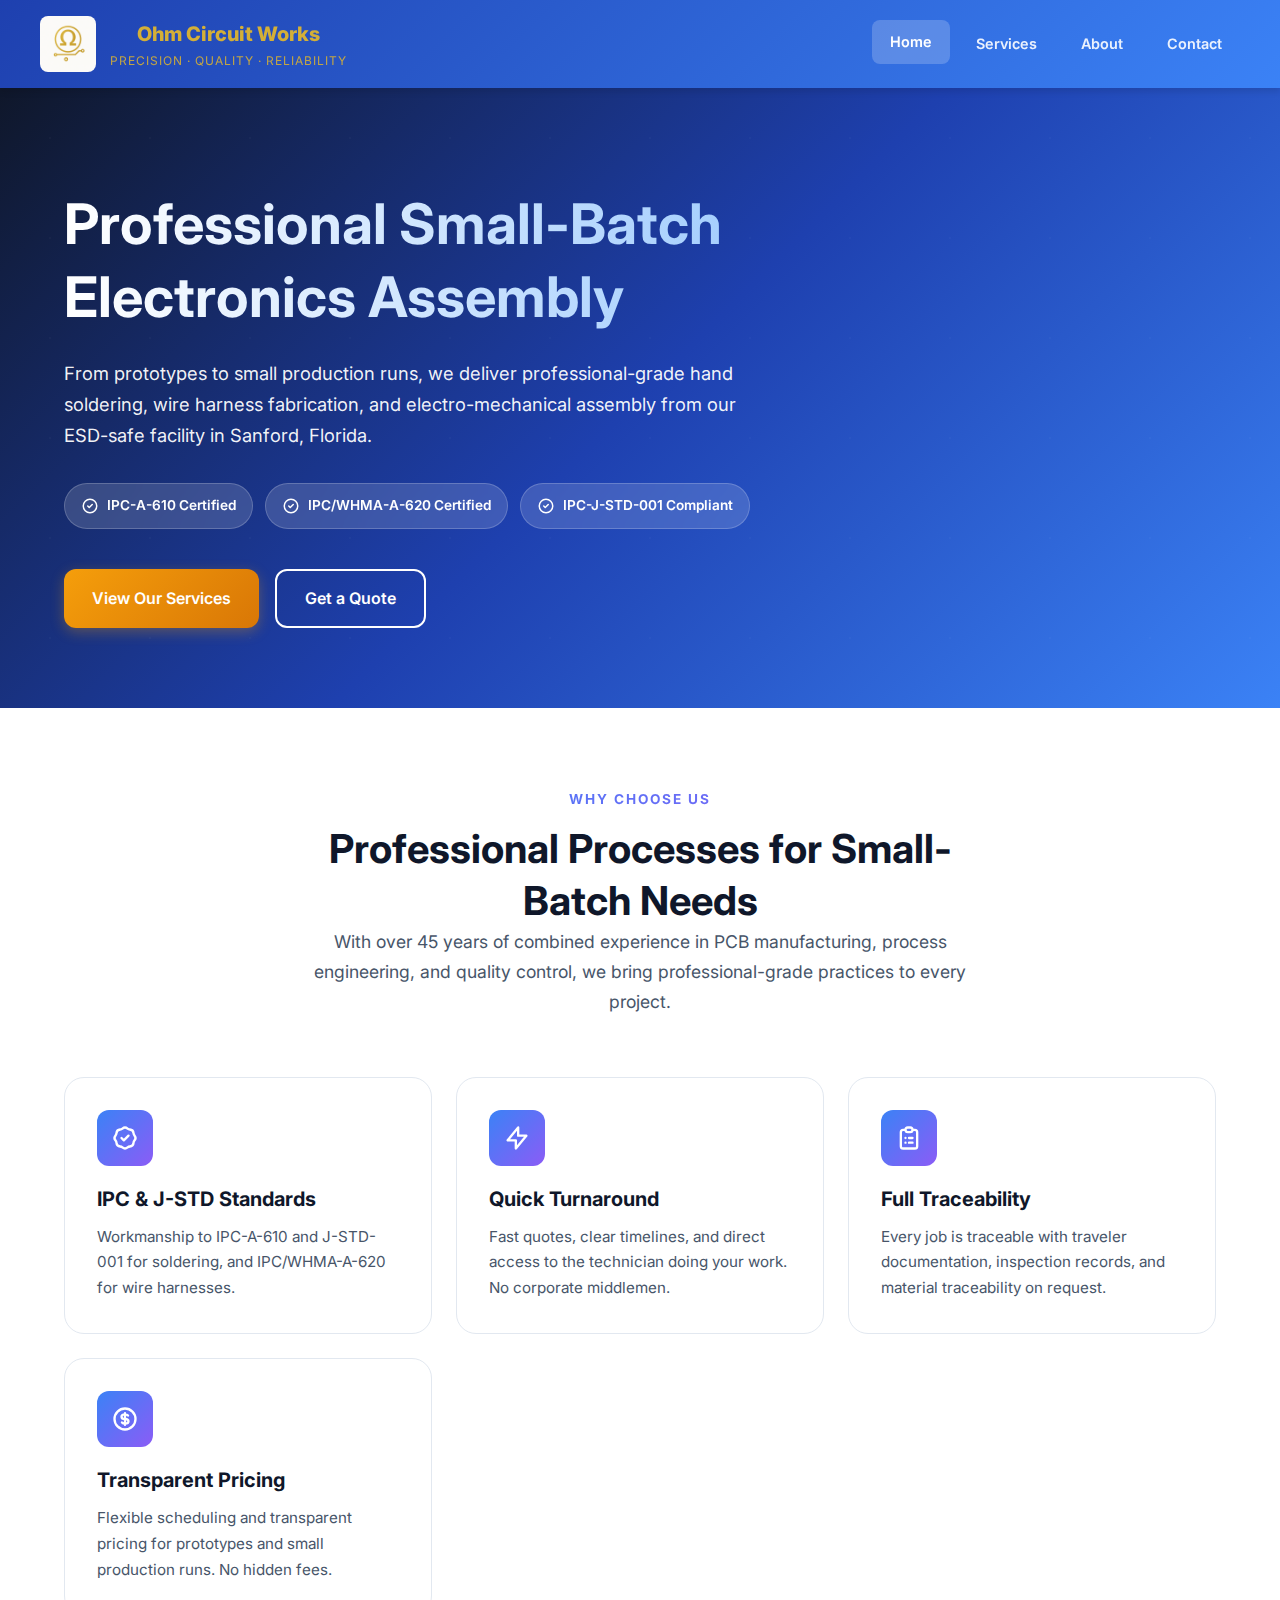
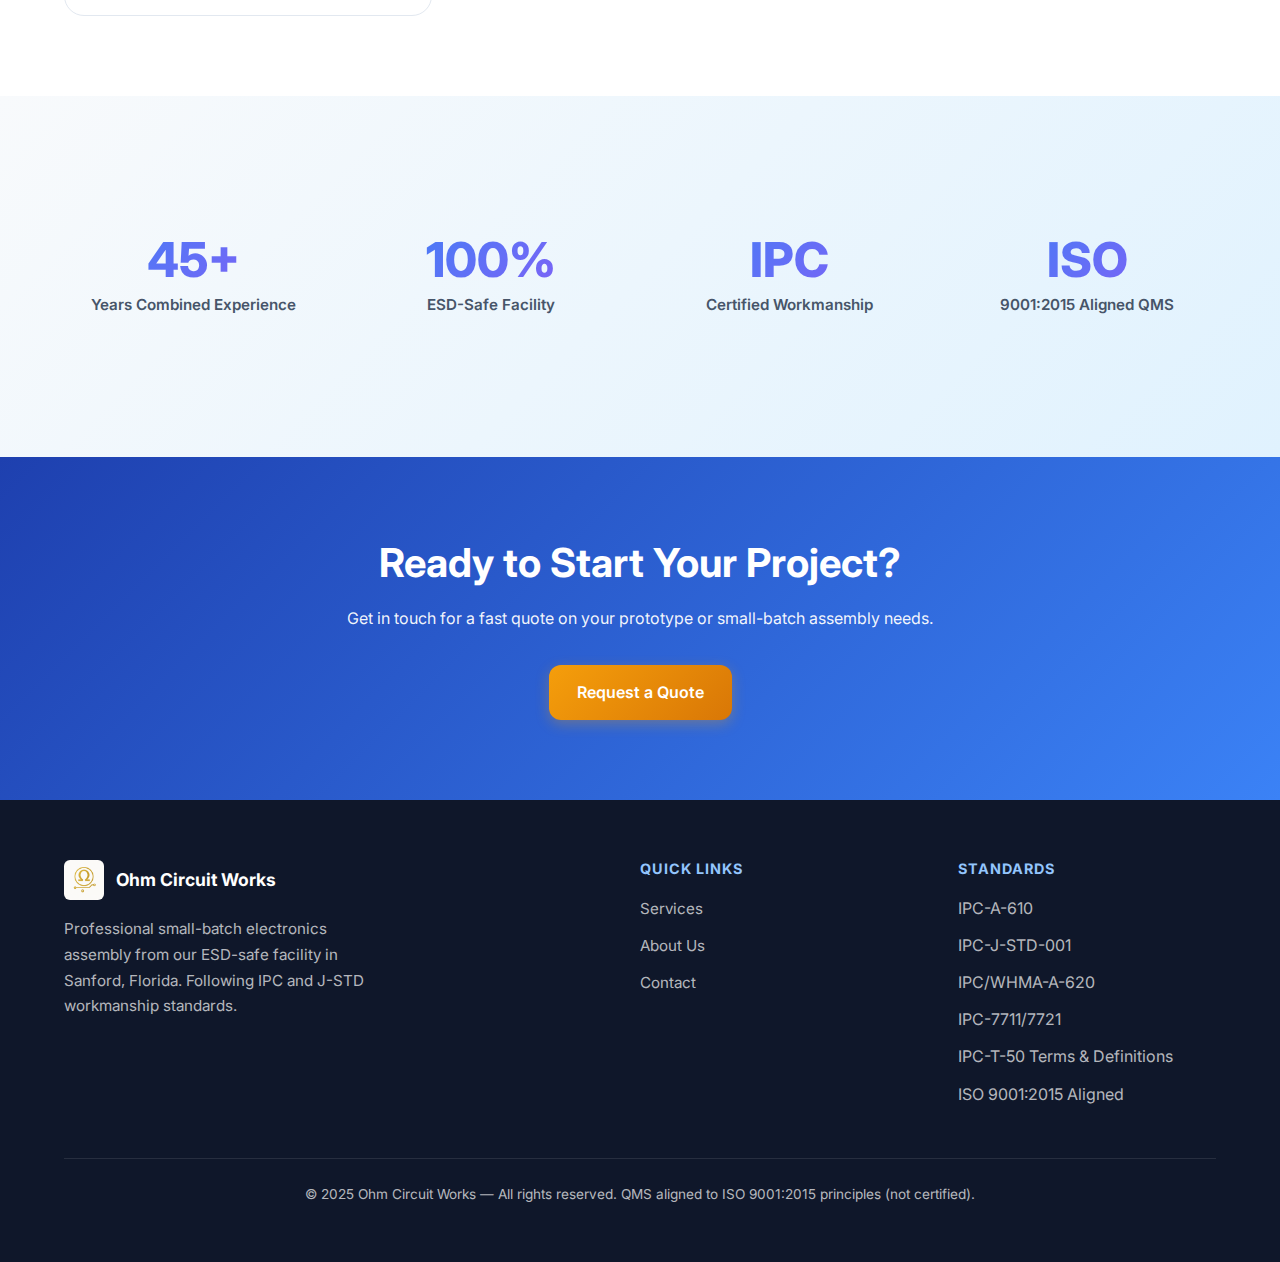
<file: index.html>
<!DOCTYPE html>
<html lang="en">
<head>
  <meta charset="UTF-8">
  <meta name="viewport" content="width=device-width, initial-scale=1.0">
  <title>Ohm Circuit Works | Professional Small-Batch Electronics Assembly</title>
  <meta name="description" content="Professional electronics assembly services in Sanford, Florida. Hand soldering, wire harness fabrication, cable assembly. IPC & J-STD certified workmanship.">
  <link rel="icon" href="logo.svg" type="image/svg+xml">
  <link rel="preconnect" href="https://fonts.googleapis.com">
  <link rel="preconnect" href="https://fonts.gstatic.com" crossorigin>
  <link href="https://fonts.googleapis.com/css2?family=Inter:wght@400;600;700;800&display=swap" rel="stylesheet">
  <link rel="stylesheet" href="styles.css">
</head>
<body>
  <header>
    <div class="container header-inner">
      <a href="index.html" class="logo">
        <img src="logo_pcb_gold.png" alt="Ohm Circuit Works">
        <div>
          <div class="logo-text">Ohm Circuit Works</div>
          <div class="logo-tagline">Precision · Quality · Reliability</div>
        </div>
      </a>
      <nav>
        <a href="index.html" class="active">Home</a>
        <a href="services.html">Services</a>
        <a href="about.html">About</a>
        <a href="contact.html">Contact</a>
      </nav>
    </div>
  </header>

  <section class="hero">
    <div class="container">
      <div class="hero-content">
        <h1>Professional Small-Batch Electronics Assembly</h1>
        <p class="hero-lead">From prototypes to small production runs, we deliver professional-grade hand soldering, wire harness fabrication, and electro-mechanical assembly from our ESD-safe facility in Sanford, Florida.</p>
        
        <div class="hero-badges">
          <span class="badge">
            <svg class="badge-icon" fill="none" stroke="currentColor" viewBox="0 0 24 24"><path stroke-linecap="round" stroke-linejoin="round" stroke-width="2" d="M9 12l2 2 4-4m6 2a9 9 0 11-18 0 9 9 0 0118 0z"></path></svg>
            IPC-A-610 Certified
          </span>
          <span class="badge">
            <svg class="badge-icon" fill="none" stroke="currentColor" viewBox="0 0 24 24"><path stroke-linecap="round" stroke-linejoin="round" stroke-width="2" d="M9 12l2 2 4-4m6 2a9 9 0 11-18 0 9 9 0 0118 0z"></path></svg>
            IPC/WHMA-A-620 Certified
          </span>
          <span class="badge">
            <svg class="badge-icon" fill="none" stroke="currentColor" viewBox="0 0 24 24"><path stroke-linecap="round" stroke-linejoin="round" stroke-width="2" d="M9 12l2 2 4-4m6 2a9 9 0 11-18 0 9 9 0 0118 0z"></path></svg>
            IPC-J-STD-001 Compliant
          </span>
        </div>
        
        <div style="display: flex; gap: 16px; flex-wrap: wrap;">
          <a href="services.html" class="btn btn-primary">View Our Services</a>
          <a href="contact.html" class="btn btn-outline">Get a Quote</a>
        </div>
      </div>
    </div>
  </section>

  <section class="section">
    <div class="container">
      <div class="section-header">
        <div class="overline">Why Choose Us</div>
        <h2>Professional Processes for Small-Batch Needs</h2>
        <p>With over 45 years of combined experience in PCB manufacturing, process engineering, and quality control, we bring professional-grade practices to every project.</p>
      </div>
      
      <div class="grid">
        <div class="card">
          <div class="card-icon">
            <svg fill="none" stroke="currentColor" viewBox="0 0 24 24"><path stroke-linecap="round" stroke-linejoin="round" stroke-width="2" d="M9 12l2 2 4-4M7.835 4.697a3.42 3.42 0 001.946-.806 3.42 3.42 0 014.438 0 3.42 3.42 0 001.946.806 3.42 3.42 0 013.138 3.138 3.42 3.42 0 00.806 1.946 3.42 3.42 0 010 4.438 3.42 3.42 0 00-.806 1.946 3.42 3.42 0 01-3.138 3.138 3.42 3.42 0 00-1.946.806 3.42 3.42 0 01-4.438 0 3.42 3.42 0 00-1.946-.806 3.42 3.42 0 01-3.138-3.138 3.42 3.42 0 00-.806-1.946 3.42 3.42 0 010-4.438 3.42 3.42 0 00.806-1.946 3.42 3.42 0 013.138-3.138z"></path></svg>
          </div>
          <h3>IPC & J-STD Standards</h3>
          <p>Workmanship to IPC-A-610 and J-STD-001 for soldering, and IPC/WHMA-A-620 for wire harnesses.</p>
        </div>
        
        <div class="card">
          <div class="card-icon">
            <svg fill="none" stroke="currentColor" viewBox="0 0 24 24"><path stroke-linecap="round" stroke-linejoin="round" stroke-width="2" d="M13 10V3L4 14h7v7l9-11h-7z"></path></svg>
          </div>
          <h3>Quick Turnaround</h3>
          <p>Fast quotes, clear timelines, and direct access to the technician doing your work. No corporate middlemen.</p>
        </div>

        <div class="card">
          <div class="card-icon">
            <svg fill="none" stroke="currentColor" viewBox="0 0 24 24"><path stroke-linecap="round" stroke-linejoin="round" stroke-width="2" d="M9 5H7a2 2 0 00-2 2v12a2 2 0 002 2h10a2 2 0 002-2V7a2 2 0 00-2-2h-2M9 5a2 2 0 002 2h2a2 2 0 002-2M9 5a2 2 0 012-2h2a2 2 0 012 2m-3 7h3m-3 4h3m-6-4h.01M9 16h.01"></path></svg>
          </div>
          <h3>Full Traceability</h3>
          <p>Every job is traceable with traveler documentation, inspection records, and material traceability on request.</p>
        </div>
        
        <div class="card">
          <div class="card-icon">
            <svg fill="none" stroke="currentColor" viewBox="0 0 24 24"><path stroke-linecap="round" stroke-linejoin="round" stroke-width="2" d="M12 8c-1.657 0-3 .895-3 2s1.343 2 3 2 3 .895 3 2-1.343 2-3 2m0-8c1.11 0 2.08.402 2.599 1M12 8V7m0 1v8m0 0v1m0-1c-1.11 0-2.08-.402-2.599-1M21 12a9 9 0 11-18 0 9 9 0 0118 0z"></path></svg>
          </div>
          <h3>Transparent Pricing</h3>
          <p>Flexible scheduling and transparent pricing for prototypes and small production runs. No hidden fees.</p>
        </div>
      </div>
    </div>
  </section>

  <section class="section section-alt">
    <div class="container">
      <div class="stats">
        <div class="stat">
          <div class="stat-number">45+</div>
          <div class="stat-label">Years Combined Experience</div>
        </div>
        <div class="stat">
          <div class="stat-number">100%</div>
          <div class="stat-label">ESD-Safe Facility</div>
        </div>
        <div class="stat">
          <div class="stat-number">IPC</div>
          <div class="stat-label">Certified Workmanship</div>
        </div>
        <div class="stat">
          <div class="stat-number">ISO</div>
          <div class="stat-label">9001:2015 Aligned QMS</div>
        </div>
      </div>
    </div>
  </section>

  <section class="cta-section">
    <div class="container">
      <h2>Ready to Start Your Project?</h2>
      <p>Get in touch for a fast quote on your prototype or small-batch assembly needs.</p>
      <a href="contact.html" class="btn btn-primary">Request a Quote</a>
    </div>
  </section>

  <footer>
    <div class="container">
      <div class="footer-grid">
        <div class="footer-brand">
          <div class="footer-logo">
            <img src="logo_pcb_gold.png" alt="Ohm Circuit Works">
            <span>Ohm Circuit Works</span>
          </div>
          <p>Professional small-batch electronics assembly from our ESD-safe facility in Sanford, Florida. Following IPC and J-STD workmanship standards.</p>
        </div>
        <div>
          <h4>Quick Links</h4>
          <ul>
            <li><a href="services.html">Services</a></li>
            <li><a href="about.html">About Us</a></li>
            <li><a href="contact.html">Contact</a></li>
          </ul>
        </div>
        <div>
          <h4>Standards</h4>
          <ul>
            <li>IPC-A-610</li>
            <li>IPC-J-STD-001</li>
            <li>IPC/WHMA-A-620</li>
            <li>IPC-7711/7721</li>
            <li>IPC-T-50 Terms & Definitions</li>
            <li>ISO 9001:2015 Aligned</li>
          </ul>
        </div>
      </div>
      <div class="footer-bottom">
        <p>© 2025 Ohm Circuit Works — All rights reserved. QMS aligned to ISO 9001:2015 principles (not certified).</p>
      </div>
    </div>
  </footer>
</body>
</html>
</file>
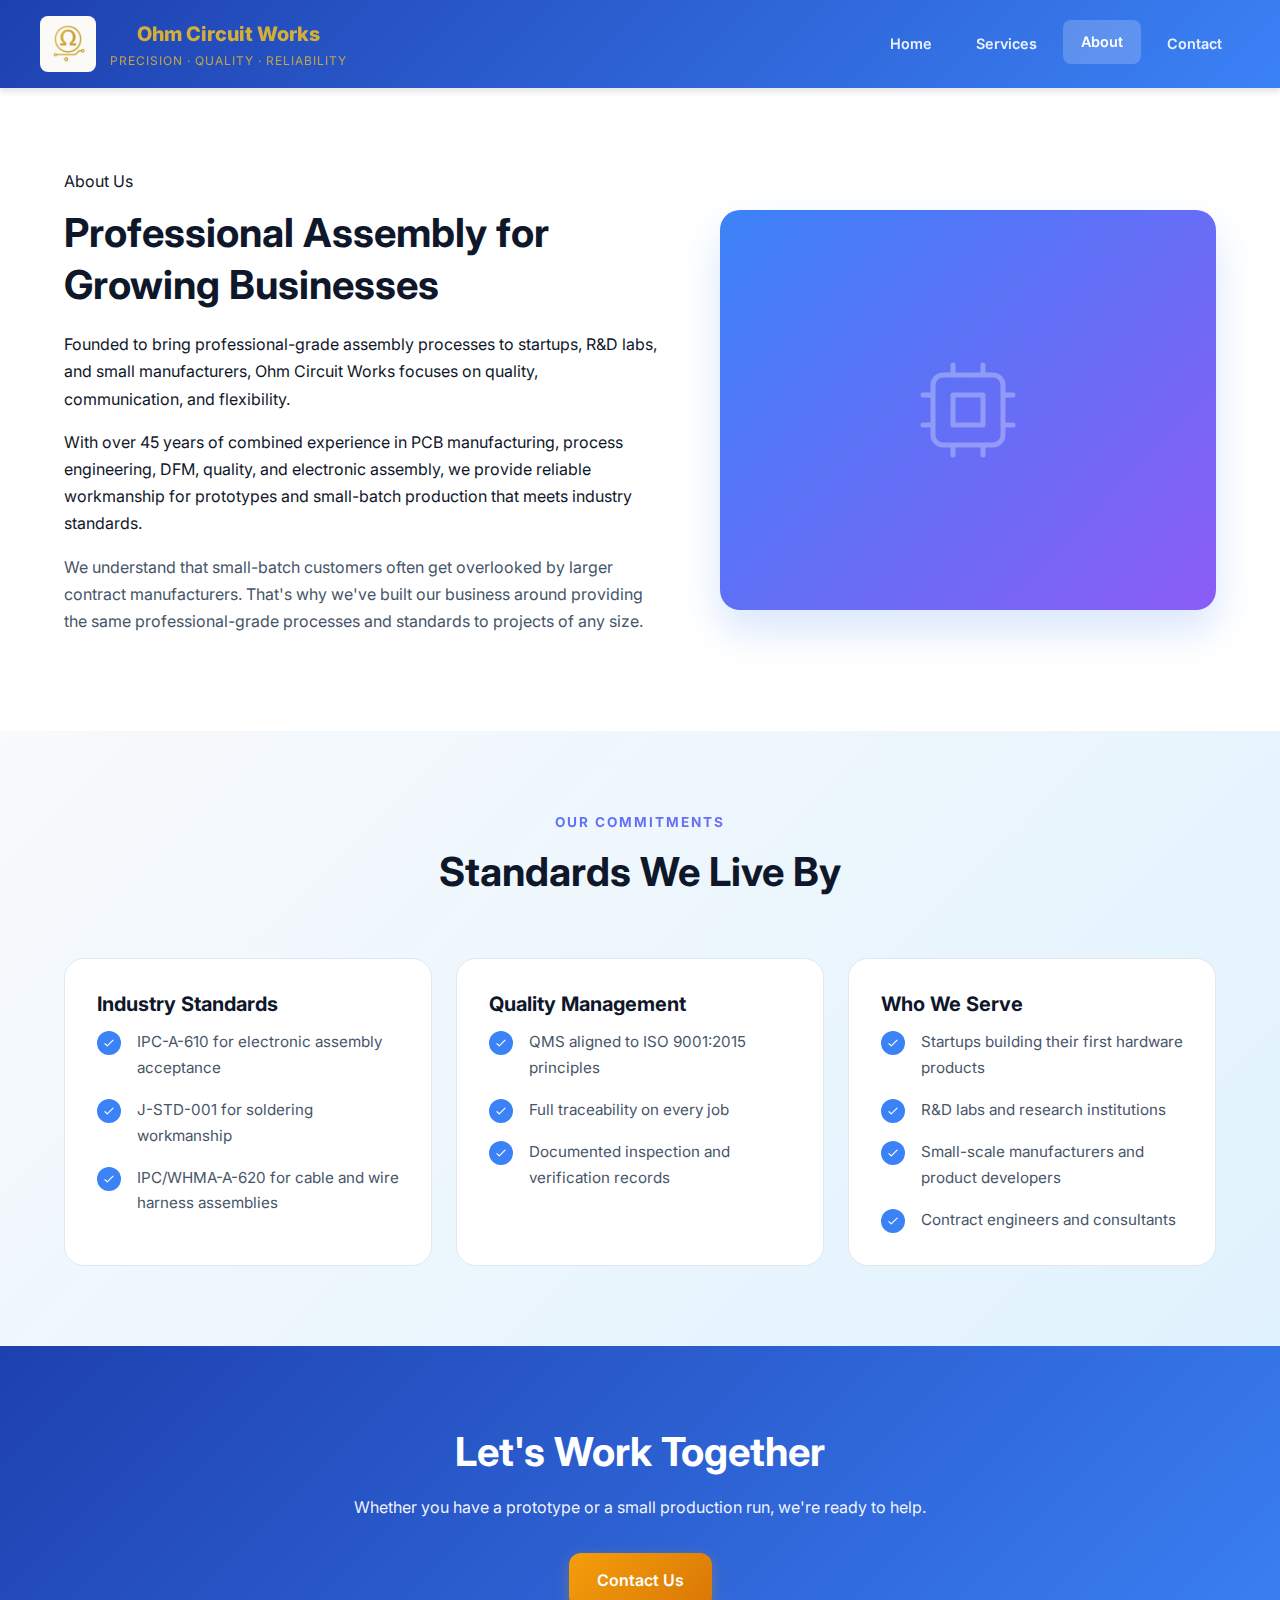
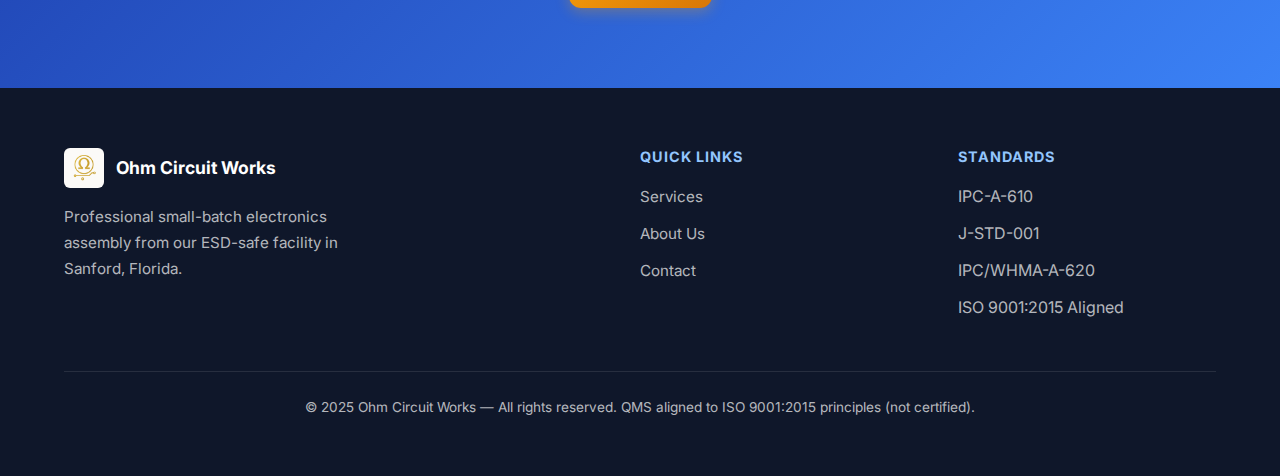
<file: about.html>
<!DOCTYPE html>
<html lang="en">
<head>
  <meta charset="UTF-8">
  <meta name="viewport" content="width=device-width, initial-scale=1.0">
  <title>About | Ohm Circuit Works</title>
  <meta name="description" content="Learn about Ohm Circuit Works - professional electronics assembly with 45+ years combined experience. Serving startups, R&D labs, and small manufacturers.">
  <link rel="icon" href="logo.svg" type="image/svg+xml">
  <link rel="preconnect" href="https://fonts.googleapis.com">
  <link rel="preconnect" href="https://fonts.gstatic.com" crossorigin>
  <link href="https://fonts.googleapis.com/css2?family=Inter:wght@400;600;700;800&display=swap" rel="stylesheet">
  <link rel="stylesheet" href="styles.css">
</head>
<body>
  <header>
    <div class="container header-inner">
      <a href="index.html" class="logo">
        <img src="logo_pcb_gold.png" alt="Ohm Circuit Works">
        <div>
          <div class="logo-text">Ohm Circuit Works</div>
          <div class="logo-tagline">Precision · Quality · Reliability</div>
        </div>
      </a>
      <nav>
        <a href="index.html">Home</a>
        <a href="services.html">Services</a>
        <a href="about.html" class="active">About</a>
        <a href="contact.html">Contact</a>
      </nav>
    </div>
  </header>

  <section class="section">
    <div class="container">
      <div class="about-intro">
        <div>
          <div class="overline" style="margin-bottom: 12px;">About Us</div>
          <h2 style="margin-bottom: 20px;">Professional Assembly for Growing Businesses</h2>
          <p>Founded to bring professional-grade assembly processes to startups, R&D labs, and small manufacturers, Ohm Circuit Works focuses on quality, communication, and flexibility.</p>
          <p>With over 45 years of combined experience in PCB manufacturing, process engineering, DFM, quality, and electronic assembly, we provide reliable workmanship for prototypes and small-batch production that meets industry standards.</p>
          <p style="color: var(--text-muted);">We understand that small-batch customers often get overlooked by larger contract manufacturers. That's why we've built our business around providing the same professional-grade processes and standards to projects of any size.</p>
        </div>
        <div class="about-image">
          <svg fill="none" stroke="currentColor" viewBox="0 0 24 24"><path stroke-linecap="round" stroke-linejoin="round" stroke-width="1" d="M9 3v2m6-2v2M9 19v2m6-2v2M5 9H3m2 6H3m18-6h-2m2 6h-2M7 19h10a2 2 0 002-2V7a2 2 0 00-2-2H7a2 2 0 00-2 2v10a2 2 0 002 2zM9 9h6v6H9V9z"></path></svg>
        </div>
      </div>
    </div>
  </section>

  <section class="section section-alt">
    <div class="container">
      <div class="section-header">
        <div class="overline">Our Commitments</div>
        <h2>Standards We Live By</h2>
      </div>
      
      <div class="grid">
        <div class="card">
          <h3>Industry Standards</h3>
          <div class="feature-list">
            <div class="feature-item">
              <div class="feature-check"><svg fill="none" stroke="currentColor" viewBox="0 0 24 24"><path stroke-linecap="round" stroke-linejoin="round" stroke-width="2" d="M5 13l4 4L19 7"></path></svg></div>
              <p>IPC-A-610 for electronic assembly acceptance</p>
            </div>
            <div class="feature-item">
              <div class="feature-check"><svg fill="none" stroke="currentColor" viewBox="0 0 24 24"><path stroke-linecap="round" stroke-linejoin="round" stroke-width="2" d="M5 13l4 4L19 7"></path></svg></div>
              <p>J-STD-001 for soldering workmanship</p>
            </div>
            <div class="feature-item">
              <div class="feature-check"><svg fill="none" stroke="currentColor" viewBox="0 0 24 24"><path stroke-linecap="round" stroke-linejoin="round" stroke-width="2" d="M5 13l4 4L19 7"></path></svg></div>
              <p>IPC/WHMA-A-620 for cable and wire harness assemblies</p>
            </div>
          </div>
        </div>

        <div class="card">
          <h3>Quality Management</h3>
          <div class="feature-list">
            <div class="feature-item">
              <div class="feature-check"><svg fill="none" stroke="currentColor" viewBox="0 0 24 24"><path stroke-linecap="round" stroke-linejoin="round" stroke-width="2" d="M5 13l4 4L19 7"></path></svg></div>
              <p>QMS aligned to ISO 9001:2015 principles</p>
            </div>
            <div class="feature-item">
              <div class="feature-check"><svg fill="none" stroke="currentColor" viewBox="0 0 24 24"><path stroke-linecap="round" stroke-linejoin="round" stroke-width="2" d="M5 13l4 4L19 7"></path></svg></div>
              <p>Full traceability on every job</p>
            </div>
            <div class="feature-item">
              <div class="feature-check"><svg fill="none" stroke="currentColor" viewBox="0 0 24 24"><path stroke-linecap="round" stroke-linejoin="round" stroke-width="2" d="M5 13l4 4L19 7"></path></svg></div>
              <p>Documented inspection and verification records</p>
            </div>
          </div>
        </div>
        
        <div class="card">
          <h3>Who We Serve</h3>
          <div class="feature-list">
            <div class="feature-item">
              <div class="feature-check"><svg fill="none" stroke="currentColor" viewBox="0 0 24 24"><path stroke-linecap="round" stroke-linejoin="round" stroke-width="2" d="M5 13l4 4L19 7"></path></svg></div>
              <p>Startups building their first hardware products</p>
            </div>
            <div class="feature-item">
              <div class="feature-check"><svg fill="none" stroke="currentColor" viewBox="0 0 24 24"><path stroke-linecap="round" stroke-linejoin="round" stroke-width="2" d="M5 13l4 4L19 7"></path></svg></div>
              <p>R&D labs and research institutions</p>
            </div>
            <div class="feature-item">
              <div class="feature-check"><svg fill="none" stroke="currentColor" viewBox="0 0 24 24"><path stroke-linecap="round" stroke-linejoin="round" stroke-width="2" d="M5 13l4 4L19 7"></path></svg></div>
              <p>Small-scale manufacturers and product developers</p>
            </div>
            <div class="feature-item">
              <div class="feature-check"><svg fill="none" stroke="currentColor" viewBox="0 0 24 24"><path stroke-linecap="round" stroke-linejoin="round" stroke-width="2" d="M5 13l4 4L19 7"></path></svg></div>
              <p>Contract engineers and consultants</p>
            </div>
          </div>
        </div>
      </div>
    </div>
  </section>

  <section class="cta-section">
    <div class="container">
      <h2>Let's Work Together</h2>
      <p>Whether you have a prototype or a small production run, we're ready to help.</p>
      <a href="contact.html" class="btn btn-primary">Contact Us</a>
    </div>
  </section>

  <footer>
    <div class="container">
      <div class="footer-grid">
        <div class="footer-brand">
          <div class="footer-logo">
            <img src="logo_pcb_gold.png" alt="Ohm Circuit Works">
            <span>Ohm Circuit Works</span>
          </div>
          <p>Professional small-batch electronics assembly from our ESD-safe facility in Sanford, Florida.</p>
        </div>
        <div>
          <h4>Quick Links</h4>
          <ul>
            <li><a href="services.html">Services</a></li>
            <li><a href="about.html">About Us</a></li>
            <li><a href="contact.html">Contact</a></li>
          </ul>
        </div>
        <div>
          <h4>Standards</h4>
          <ul>
            <li>IPC-A-610</li>
            <li>J-STD-001</li>
            <li>IPC/WHMA-A-620</li>
            <li>ISO 9001:2015 Aligned</li>
          </ul>
        </div>
      </div>
      <div class="footer-bottom">
        <p>© 2025 Ohm Circuit Works — All rights reserved. QMS aligned to ISO 9001:2015 principles (not certified).</p>
      </div>
    </div>
  </footer>
</body>
</html>
</file>
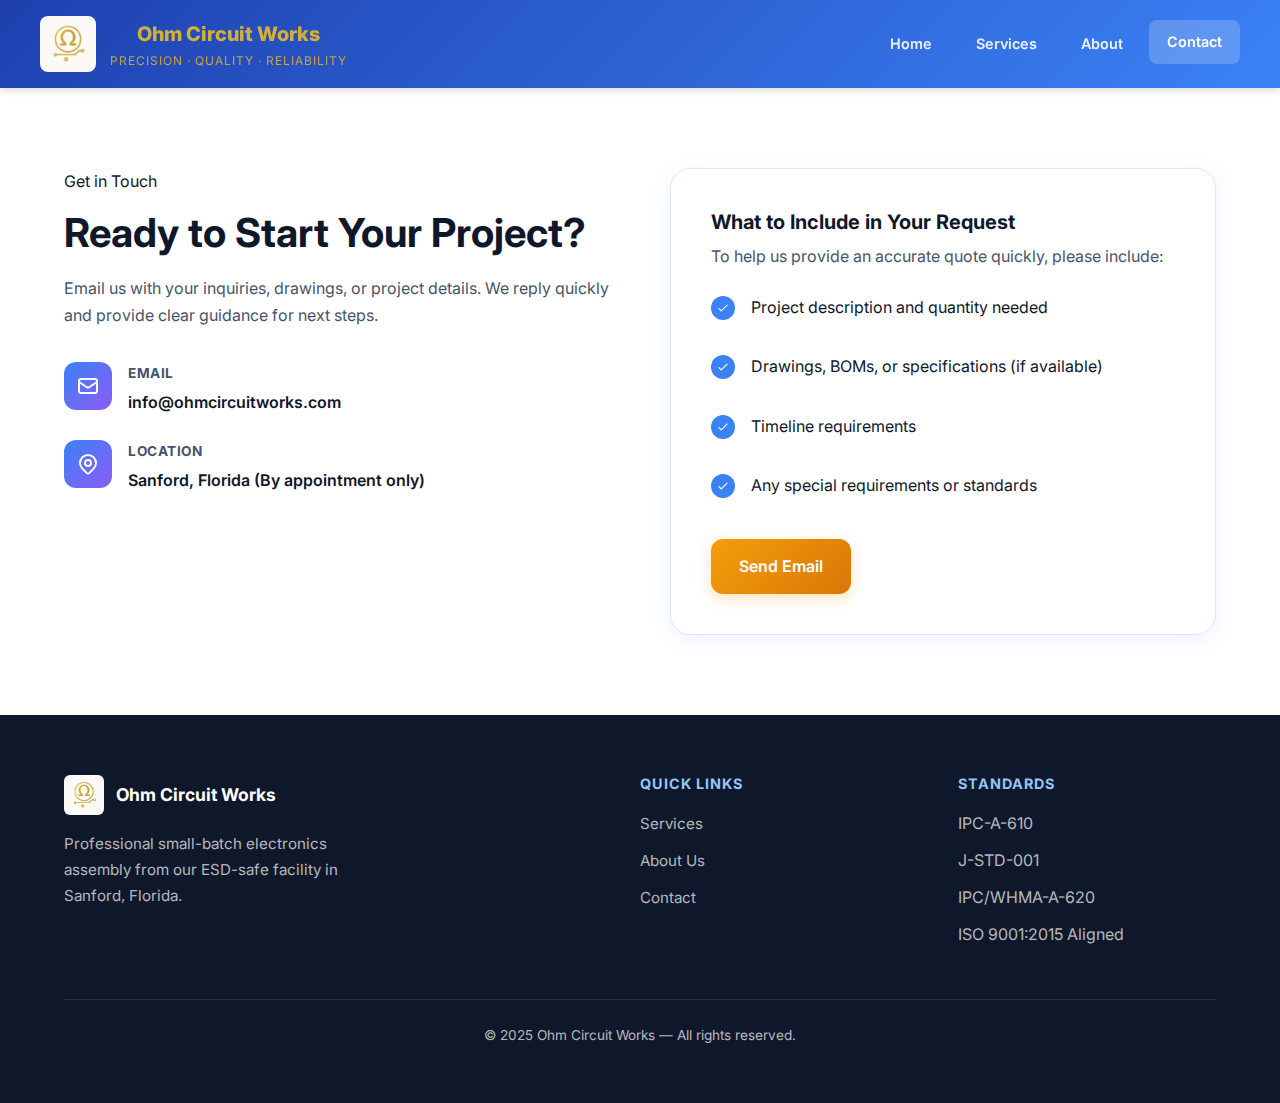
<file: contact.html>
<!DOCTYPE html>
<html lang="en">
<head>
  <meta charset="UTF-8">
  <meta name="viewport" content="width=device-width, initial-scale=1.0">
  <title>Contact | Ohm Circuit Works</title>
  <meta name="description" content="Contact Ohm Circuit Works for a quote on your electronics assembly project. Fast response, clear pricing, professional service.">
  <link rel="icon" href="logo.svg" type="image/svg+xml">
  <link rel="preconnect" href="https://fonts.googleapis.com">
  <link rel="preconnect" href="https://fonts.gstatic.com" crossorigin>
  <link href="https://fonts.googleapis.com/css2?family=Inter:wght@400;600;700;800&display=swap" rel="stylesheet">
  <link rel="stylesheet" href="styles.css">
</head>
<body>
  <header>
    <div class="container header-inner">
      <a href="index.html" class="logo">
        <img src="logo_pcb_gold.png" alt="Ohm Circuit Works">
        <div>
          <div class="logo-text">Ohm Circuit Works</div>
          <div class="logo-tagline">Precision · Quality · Reliability</div>
        </div>
      </a>
      <nav>
        <a href="index.html">Home</a>
        <a href="services.html">Services</a>
        <a href="about.html">About</a>
        <a href="contact.html" class="active">Contact</a>
      </nav>
    </div>
  </header>

  <section class="section">
    <div class="container">
      <div class="contact-grid">
        <div class="contact-info">
          <div class="overline" style="margin-bottom: 12px;">Get in Touch</div>
          <h2>Ready to Start Your Project?</h2>
          <p>Email us with your inquiries, drawings, or project details. We reply quickly and provide clear guidance for next steps.</p>
          
          <div class="contact-detail">
            <div class="contact-detail-icon">
              <svg fill="none" stroke="currentColor" viewBox="0 0 24 24"><path stroke-linecap="round" stroke-linejoin="round" stroke-width="2" d="M3 8l7.89 5.26a2 2 0 002.22 0L21 8M5 19h14a2 2 0 002-2V7a2 2 0 00-2-2H5a2 2 0 00-2 2v10a2 2 0 002 2z"></path></svg>
            </div>
            <div>
              <strong>Email</strong>
              <a href="mailto:info@ohmcircuitworks.com">info@ohmcircuitworks.com</a>
            </div>
          </div>
          
          <div class="contact-detail">
            <div class="contact-detail-icon">
              <svg fill="none" stroke="currentColor" viewBox="0 0 24 24"><path stroke-linecap="round" stroke-linejoin="round" stroke-width="2" d="M17.657 16.657L13.414 20.9a1.998 1.998 0 01-2.827 0l-4.244-4.243a8 8 0 1111.314 0z"></path><path stroke-linecap="round" stroke-linejoin="round" stroke-width="2" d="M15 11a3 3 0 11-6 0 3 3 0 016 0z"></path></svg>
            </div>
            <div>
              <strong>Location</strong>
              <span>Sanford, Florida (By appointment only)</span>
            </div>
          </div>
        </div>

        <div class="contact-card">
          <h3>What to Include in Your Request</h3>
          <p>To help us provide an accurate quote quickly, please include:</p>
          <div class="feature-list">
            <div class="feature-item">
              <div class="feature-check"><svg fill="none" stroke="currentColor" viewBox="0 0 24 24"><path stroke-linecap="round" stroke-linejoin="round" stroke-width="2" d="M5 13l4 4L19 7"></path></svg></div>
              <p>Project description and quantity needed</p>
            </div>
            <div class="feature-item">
              <div class="feature-check"><svg fill="none" stroke="currentColor" viewBox="0 0 24 24"><path stroke-linecap="round" stroke-linejoin="round" stroke-width="2" d="M5 13l4 4L19 7"></path></svg></div>
              <p>Drawings, BOMs, or specifications (if available)</p>
            </div>
            <div class="feature-item">
              <div class="feature-check"><svg fill="none" stroke="currentColor" viewBox="0 0 24 24"><path stroke-linecap="round" stroke-linejoin="round" stroke-width="2" d="M5 13l4 4L19 7"></path></svg></div>
              <p>Timeline requirements</p>
            </div>
            <div class="feature-item">
              <div class="feature-check"><svg fill="none" stroke="currentColor" viewBox="0 0 24 24"><path stroke-linecap="round" stroke-linejoin="round" stroke-width="2" d="M5 13l4 4L19 7"></path></svg></div>
              <p>Any special requirements or standards</p>
            </div>
          </div>
          <div style="margin-top: 24px;">
            <a href="mailto:info@ohmcircuitworks.com" class="btn btn-primary">Send Email</a>
          </div>
        </div>
      </div>
    </div>
  </section>

  <footer>
    <div class="container">
      <div class="footer-grid">
        <div class="footer-brand">
          <div class="footer-logo">
            <img src="logo_pcb_gold.png" alt="Ohm Circuit Works">
            <span>Ohm Circuit Works</span>
          </div>
          <p>Professional small-batch electronics assembly from our ESD-safe facility in Sanford, Florida.</p>
        </div>
        <div>
          <h4>Quick Links</h4>
          <ul>
            <li><a href="services.html">Services</a></li>
            <li><a href="about.html">About Us</a></li>
            <li><a href="contact.html">Contact</a></li>
          </ul>
        </div>
        <div>
          <h4>Standards</h4>
          <ul>
            <li>IPC-A-610</li>
            <li>J-STD-001</li>
            <li>IPC/WHMA-A-620</li>
            <li>ISO 9001:2015 Aligned</li>
          </ul>
        </div>
      </div>
      <div class="footer-bottom">
        <p>© 2025 Ohm Circuit Works — All rights reserved.</p>
      </div>
    </div>
  </footer>
</body>
</html>
</file>
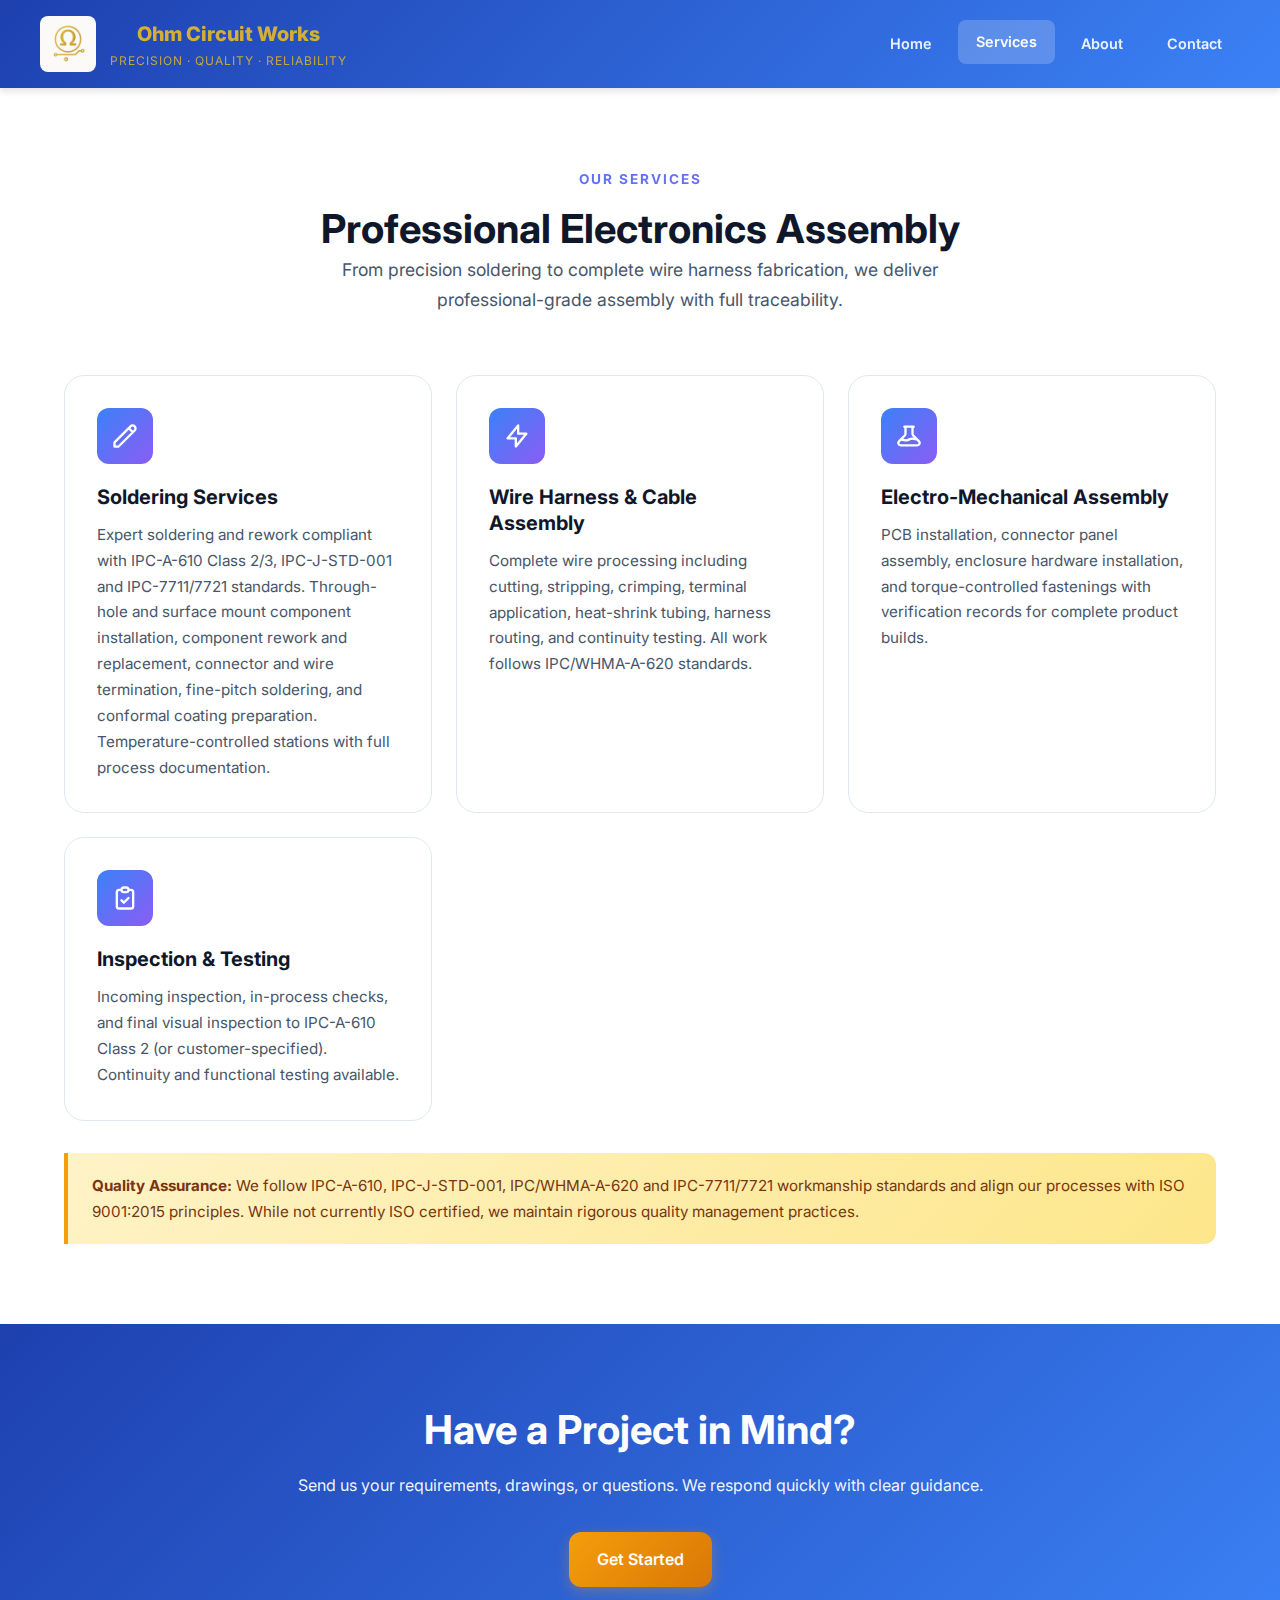
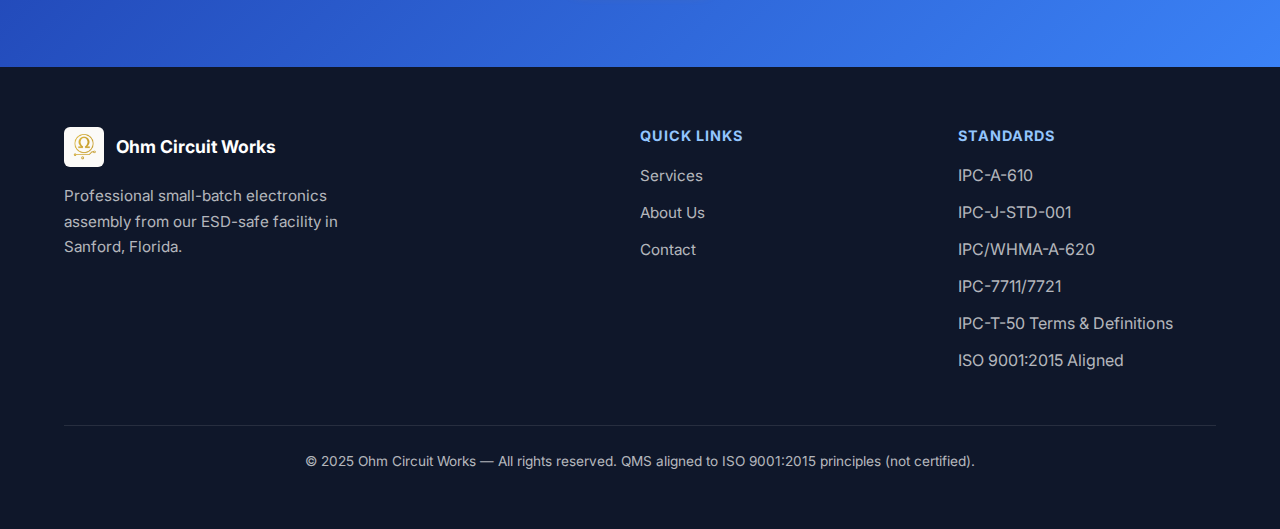
<file: services.html>
<!DOCTYPE html>
<html lang="en">
<head>
  <meta charset="UTF-8">
  <meta name="viewport" content="width=device-width, initial-scale=1.0">
  <title>Services | Ohm Circuit Works</title>
  <meta name="description" content="Professional electronics assembly services: hand soldering, wire harness fabrication, cable assembly, and electro-mechanical assembly.">
  <link rel="icon" href="logo.svg" type="image/svg+xml">
  <link rel="preconnect" href="https://fonts.googleapis.com">
  <link rel="preconnect" href="https://fonts.gstatic.com" crossorigin>
  <link href="https://fonts.googleapis.com/css2?family=Inter:wght@400;600;700;800&display=swap" rel="stylesheet">
  <link rel="stylesheet" href="styles.css">
</head>
<body>
  <header>
    <div class="container header-inner">
      <a href="index.html" class="logo">
        <img src="logo_pcb_gold.png" alt="Ohm Circuit Works">
        <div>
          <div class="logo-text">Ohm Circuit Works</div>
          <div class="logo-tagline">Precision &middot; Quality &middot; Reliability</div>
        </div>
      </a>
      <nav>
        <a href="index.html">Home</a>
        <a href="services.html" class="active">Services</a>
        <a href="about.html">About</a>
        <a href="contact.html">Contact</a>
      </nav>
    </div>
  </header>

  <section class="section">
    <div class="container">
      <div class="section-header">
        <div class="overline">Our Services</div>
        <h2>Professional Electronics Assembly</h2>
        <p>From precision soldering to complete wire harness fabrication, we deliver professional-grade assembly with full traceability.</p>
      </div>
      
      <div class="grid">
        <div class="card">
          <div class="card-icon">
            <svg fill="none" stroke="currentColor" viewBox="0 0 24 24"><path stroke-linecap="round" stroke-linejoin="round" stroke-width="2" d="M15.232 5.232l3.536 3.536m-2.036-5.036a2.5 2.5 0 113.536 3.536L6.5 21.036H3v-3.572L16.732 3.732z"></path></svg>
          </div>
          <h3>Soldering Services</h3>
          <p>Expert soldering and rework compliant with IPC-A-610 Class 2/3, IPC-J-STD-001 and IPC-7711/7721 standards. Through-hole and surface mount component installation, component rework and replacement, connector and wire termination, fine-pitch soldering, and conformal coating preparation. Temperature-controlled stations with full process documentation.</p>
        </div>
        
        <div class="card">
          <div class="card-icon">
            <svg fill="none" stroke="currentColor" viewBox="0 0 24 24"><path stroke-linecap="round" stroke-linejoin="round" stroke-width="2" d="M13 10V3L4 14h7v7l9-11h-7z"></path></svg>
          </div>
          <h3>Wire Harness &amp; Cable Assembly</h3>
          <p>Complete wire processing including cutting, stripping, crimping, terminal application, heat-shrink tubing, harness routing, and continuity testing. All work follows IPC/WHMA-A-620 standards.</p>
        </div>

        <div class="card">
          <div class="card-icon">
            <svg fill="none" stroke="currentColor" viewBox="0 0 24 24"><path stroke-linecap="round" stroke-linejoin="round" stroke-width="2" d="M19.428 15.428a2 2 0 00-1.022-.547l-2.387-.477a6 6 0 00-3.86.517l-.318.158a6 6 0 01-3.86.517L6.05 15.21a2 2 0 00-1.806.547M8 4h8l-1 1v5.172a2 2 0 00.586 1.414l5 5c1.26 1.26.367 3.414-1.415 3.414H4.828c-1.782 0-2.674-2.154-1.414-3.414l5-5A2 2 0 009 10.172V5L8 4z"></path></svg>
          </div>
          <h3>Electro-Mechanical Assembly</h3>
          <p>PCB installation, connector panel assembly, enclosure hardware installation, and torque-controlled fastenings with verification records for complete product builds.</p>
        </div>
        
        <div class="card">
          <div class="card-icon">
            <svg fill="none" stroke="currentColor" viewBox="0 0 24 24"><path stroke-linecap="round" stroke-linejoin="round" stroke-width="2" d="M9 5H7a2 2 0 00-2 2v12a2 2 0 002 2h10a2 2 0 002-2V7a2 2 0 00-2-2h-2M9 5a2 2 0 002 2h2a2 2 0 002-2M9 5a2 2 0 012-2h2a2 2 0 012 2m-6 9l2 2 4-4"></path></svg>
          </div>
          <h3>Inspection &amp; Testing</h3>
          <p>Incoming inspection, in-process checks, and final visual inspection to IPC-A-610 Class 2 (or customer-specified). Continuity and functional testing available.</p>
        </div>
      </div>
      
      <div class="note">
        <strong>Quality Assurance:</strong> We follow IPC-A-610, IPC-J-STD-001, IPC/WHMA-A-620 and IPC-7711/7721 workmanship standards and align our processes with ISO 9001:2015 principles. While not currently ISO certified, we maintain rigorous quality management practices.
      </div>
    </div>
  </section>

  <section class="cta-section">
    <div class="container">
      <h2>Have a Project in Mind?</h2>
      <p>Send us your requirements, drawings, or questions. We respond quickly with clear guidance.</p>
      <a href="contact.html" class="btn btn-primary">Get Started</a>
    </div>
  </section>

  <footer>
    <div class="container">
      <div class="footer-grid">
        <div class="footer-brand">
          <div class="footer-logo">
            <img src="logo_pcb_gold.png" alt="Ohm Circuit Works">
            <span>Ohm Circuit Works</span>
          </div>
          <p>Professional small-batch electronics assembly from our ESD-safe facility in Sanford, Florida.</p>
        </div>
        <div>
          <h4>Quick Links</h4>
          <ul>
            <li><a href="services.html">Services</a></li>
            <li><a href="about.html">About Us</a></li>
            <li><a href="contact.html">Contact</a></li>
          </ul>
        </div>
        <div>
          <h4>Standards</h4>
          <ul>
            <li>IPC-A-610</li>
            <li>IPC-J-STD-001</li>
            <li>IPC/WHMA-A-620</li>
            <li>IPC-7711/7721</li>
            <li>IPC-T-50 Terms & Definitions</li>
            <li>ISO 9001:2015 Aligned</li>
          </ul>
        </div>
      </div>
      <div class="footer-bottom">
        <p>&copy; 2025 Ohm Circuit Works &mdash; All rights reserved. QMS aligned to ISO 9001:2015 principles (not certified).</p>
      </div>
    </div>
  </footer>
</body>
</html>
</file>
<file: styles.css>
/* Ohm Circuit Works - Colorful Modern Redesign */
:root {
  /* Vibrant Blue & Purple Color Scheme */
  --primary: #3b82f6;
  --primary-dark: #1e40af;
  --primary-light: #60a5fa;
  --accent: #f59e0b;
  --accent-light: #fbbf24;
  --accent-purple: #8b5cf6;
  --text: #0f172a;
  --text-muted: #475569;
  --text-light: #94a3b8;
  --bg: #ffffff;
  --bg-alt: #f8fafc;
  --bg-gradient: linear-gradient(135deg, #f8fafc 0%, #e0f2fe 100%);
  --bg-dark: #0f172a;
  --border: #e2e8f0;
  --shadow: 0 4px 20px rgba(59, 130, 246, 0.1);
  --shadow-lg: 0 10px 40px rgba(59, 130, 246, 0.15);
  --radius: 12px;
  --radius-lg: 20px;
  --transition: all 0.3s cubic-bezier(0.4, 0, 0.2, 1);
}

*, *::before, *::after {
  box-sizing: border-box;
  margin: 0;
  padding: 0;
}

html {
  scroll-behavior: smooth;
}

body {
  font-family: 'Inter', -apple-system, BlinkMacSystemFont, 'Segoe UI', Roboto, Oxygen, Ubuntu, sans-serif;
  color: var(--text);
  background: var(--bg);
  line-height: 1.7;
  font-size: 16px;
  -webkit-font-smoothing: antialiased;
  -moz-osx-font-smoothing: grayscale;
}

/* Typography */
h1, h2, h3, h4, h5, h6 {
  font-weight: 700;
  line-height: 1.3;
  color: var(--text);
}

h1 { font-size: clamp(2rem, 5vw, 3.5rem); }
h2 { font-size: clamp(1.75rem, 4vw, 2.5rem); }
h3 { font-size: 1.25rem; }

p { margin-bottom: 1rem; }

a {
  color: var(--primary);
  text-decoration: none;
  transition: var(--transition);
}

a:hover { color: var(--primary-light); }

/* Layout */
.container {
  max-width: 1200px;
  margin: 0 auto;
  padding: 0 24px;
}

.section {
  padding: 80px 0;
}

.section-alt {
  background: var(--bg-gradient);
}

/* Header with Blue Gradient */
header {
  position: sticky;
  top: 0;
  background: linear-gradient(135deg, #1e40af 0%, #3b82f6 100%);
  backdrop-filter: blur(10px);
  border-bottom: none;
  box-shadow: 0 4px 6px rgba(0, 0, 0, 0.1);
  z-index: 1000;
}

.header-inner {
  display: flex;
  align-items: center;
  justify-content: space-between;
  padding: 16px 0;
}

.logo {
  display: flex;
  align-items: center;
  gap: 14px;
  color: white;
}

.logo img {
  width: 56px;
  height: 56px;
  border-radius: 8px;
}

.logo-text {
  font-weight: 800;
  font-size: 1.25rem;
  color: #d4af37;
  text-align: center;
}

.logo-tagline {
  font-size: 0.75rem;
  color: #d4af37;
  letter-spacing: 1px;
  text-transform: uppercase;
  text-align: center;
  opacity: 0.9;
}

nav {
  display: flex;
  gap: 8px;
}

nav a {
  padding: 10px 18px;
  color: rgba(255, 255, 255, 0.9);
  font-weight: 600;
  font-size: 0.9rem;
  border-radius: 8px;
  transition: var(--transition);
}

nav a:hover, nav a.active {
  background: rgba(255, 255, 255, 0.2);
  color: white;
  transform: translateY(-2px);
}

/* Hero with Gradient Background */
.hero {
  padding: 100px 0 80px;
  background: linear-gradient(135deg, #0f172a 0%, #1e40af 50%, #3b82f6 100%);
  color: white;
  position: relative;
  overflow: hidden;
}

.hero::before {
  content: '';
  position: absolute;
  top: 0;
  left: 0;
  right: 0;
  bottom: 0;
  background: url('data:image/svg+xml,<svg width="100" height="100" xmlns="http://www.w3.org/2000/svg"><circle cx="50" cy="50" r="1" fill="white" opacity="0.1"/></svg>');
  opacity: 0.3;
}

.hero-content {
  max-width: 800px;
  position: relative;
  z-index: 1;
}

.hero h1 {
  margin-bottom: 24px;
  color: white;
  background: linear-gradient(to right, #ffffff, #93c5fd);
  -webkit-background-clip: text;
  -webkit-text-fill-color: transparent;
  background-clip: text;
}

.hero-lead {
  font-size: 1.15rem;
  color: rgba(255, 255, 255, 0.95);
  max-width: 700px;
  margin-bottom: 32px;
}

.hero-badges {
  display: flex;
  flex-wrap: wrap;
  gap: 12px;
  margin-bottom: 40px;
}

.badge {
  display: inline-flex;
  align-items: center;
  gap: 8px;
  padding: 10px 16px;
  background: rgba(255, 255, 255, 0.15);
  backdrop-filter: blur(10px);
  border: 1px solid rgba(255, 255, 255, 0.2);
  border-radius: 100px;
  font-size: 0.85rem;
  font-weight: 600;
  color: white;
}

.badge-icon {
  width: 18px;
  height: 18px;
  color: white;
}

/* Buttons */
.btn {
  display: inline-flex;
  align-items: center;
  gap: 8px;
  padding: 14px 28px;
  font-weight: 600;
  font-size: 1rem;
  border-radius: var(--radius);
  transition: var(--transition);
  cursor: pointer;
  border: none;
}

.btn-primary {
  background: linear-gradient(135deg, var(--accent) 0%, #d97706 100%);
  color: white;
  box-shadow: 0 4px 14px rgba(245, 158, 11, 0.3);
}

.btn-primary:hover {
  color: white;
  transform: translateY(-2px);
  box-shadow: 0 6px 20px rgba(245, 158, 11, 0.4);
}

.btn-outline {
  background: transparent;
  color: white;
  border: 2px solid white;
}

.btn-outline:hover {
  background: white;
  color: var(--primary);
}

/* Grid & Cards with Colorful Effects */
.grid {
  display: grid;
  grid-template-columns: repeat(auto-fit, minmax(280px, 1fr));
  gap: 24px;
}

.card {
  background: white;
  padding: 32px;
  border-radius: var(--radius-lg);
  border: 1px solid var(--border);
  transition: var(--transition);
  position: relative;
  overflow: hidden;
}

.card::before {
  content: '';
  position: absolute;
  top: 0;
  left: 0;
  right: 0;
  height: 4px;
  background: linear-gradient(90deg, var(--primary), var(--accent-purple), #ec4899);
  opacity: 0;
  transition: opacity 0.3s ease;
}

.card:hover {
  box-shadow: 0 20px 25px rgba(59, 130, 246, 0.15);
  transform: translateY(-8px);
  border-color: transparent;
}

.card:hover::before {
  opacity: 1;
}

.card-icon {
  width: 56px;
  height: 56px;
  background: linear-gradient(135deg, var(--primary) 0%, var(--accent-purple) 100%);
  border-radius: 12px;
  display: flex;
  align-items: center;
  justify-content: center;
  margin-bottom: 20px;
}

.card-icon svg {
  width: 28px;
  height: 28px;
  color: white;
}

.card h3 {
  margin-bottom: 12px;
  color: var(--text);
}

.card p {
  color: var(--text-muted);
  font-size: 0.95rem;
  margin: 0;
}

/* Section Headers */
.section-header {
  text-align: center;
  max-width: 700px;
  margin: 0 auto 60px;
}

.section-header .overline {
  font-size: 0.85rem;
  font-weight: 700;
  background: linear-gradient(135deg, var(--primary), var(--accent-purple));
  -webkit-background-clip: text;
  -webkit-text-fill-color: transparent;
  background-clip: text;
  letter-spacing: 2px;
  text-transform: uppercase;
  margin-bottom: 12px;
}

.section-header h2 {
  color: var(--text);
}

.section-header p {
  color: var(--text-muted);
  font-size: 1.1rem;
}

/* Features */
.feature-list {
  display: flex;
  flex-direction: column;
  gap: 16px;
}

.feature-item {
  display: flex;
  align-items: flex-start;
  gap: 16px;
}

.feature-check {
  width: 24px;
  height: 24px;
  background: var(--primary);
  border-radius: 50%;
  display: flex;
  align-items: center;
  justify-content: center;
  flex-shrink: 0;
  margin-top: 2px;
}

.feature-check svg {
  width: 14px;
  height: 14px;
  color: white;
}

/* Stats with Gradient Numbers */
.stats {
  display: grid;
  grid-template-columns: repeat(auto-fit, minmax(200px, 1fr));
  gap: 40px;
  padding: 60px 0;
}

.stat {
  text-align: center;
}

.stat-number {
  font-size: 3rem;
  font-weight: 800;
  background: linear-gradient(135deg, var(--primary), var(--accent-purple));
  -webkit-background-clip: text;
  -webkit-text-fill-color: transparent;
  background-clip: text;
  line-height: 1;
}

.stat-label {
  color: var(--text-muted);
  font-size: 0.95rem;
  margin-top: 8px;
  font-weight: 600;
}

/* CTA Section with Gradient */
.cta-section {
  background: linear-gradient(135deg, var(--primary-dark) 0%, var(--primary) 100%);
  color: white;
  text-align: center;
  padding: 80px 0;
}

.cta-section h2 {
  color: white;
  margin-bottom: 16px;
}

.cta-section p {
  color: rgba(255, 255, 255, 0.95);
  margin-bottom: 32px;
}

.cta-section .btn-primary {
  background: linear-gradient(135deg, var(--accent) 0%, #d97706 100%);
  color: white;
}

.cta-section .btn-primary:hover {
  transform: translateY(-2px);
  box-shadow: 0 8px 20px rgba(245, 158, 11, 0.4);
}

/* Note Box */
.note {
  background: linear-gradient(135deg, #fef3c7 0%, #fde68a 100%);
  border-left: 4px solid var(--accent);
  padding: 20px 24px;
  border-radius: 0 var(--radius) var(--radius) 0;
  color: #78350f;
  font-size: 0.95rem;
  margin-top: 32px;
}

/* Footer */
footer {
  background: var(--bg-dark);
  color: rgba(255, 255, 255, 0.7);
  padding: 60px 0 40px;
}

.footer-grid {
  display: grid;
  grid-template-columns: 2fr 1fr 1fr;
  gap: 60px;
  margin-bottom: 40px;
}

.footer-brand p {
  font-size: 0.95rem;
  max-width: 300px;
}

.footer-logo {
  display: flex;
  align-items: center;
  gap: 12px;
  margin-bottom: 16px;
}

.footer-logo img {
  width: 40px;
  height: 40px;
  border-radius: 6px;
}

.footer-logo span {
  font-weight: 700;
  font-size: 1.1rem;
  color: white;
}

footer h4 {
  color: #93c5fd;
  font-size: 0.9rem;
  margin-bottom: 16px;
  text-transform: uppercase;
  letter-spacing: 1px;
}

footer ul {
  list-style: none;
}

footer li {
  margin-bottom: 10px;
}

footer a {
  color: rgba(255, 255, 255, 0.7);
  font-size: 0.95rem;
}

footer a:hover {
  color: var(--primary-light);
}

.footer-bottom {
  border-top: 1px solid rgba(255, 255, 255, 0.1);
  padding-top: 24px;
  font-size: 0.85rem;
  text-align: center;
}

/* Contact Page */
.contact-grid {
  display: grid;
  grid-template-columns: 1fr 1fr;
  gap: 60px;
  align-items: start;
}

.contact-info h2 {
  margin-bottom: 16px;
}

.contact-info > p {
  color: var(--text-muted);
  margin-bottom: 32px;
}

.contact-detail {
  display: flex;
  gap: 16px;
  margin-bottom: 24px;
}

.contact-detail-icon {
  width: 48px;
  height: 48px;
  background: linear-gradient(135deg, var(--primary), var(--accent-purple));
  border-radius: 12px;
  display: flex;
  align-items: center;
  justify-content: center;
  flex-shrink: 0;
}

.contact-detail-icon svg {
  width: 24px;
  height: 24px;
  color: white;
}

.contact-detail strong {
  display: block;
  font-size: 0.85rem;
  color: var(--text-muted);
  margin-bottom: 4px;
  text-transform: uppercase;
  letter-spacing: 0.5px;
}

.contact-detail span, .contact-detail a {
  font-size: 1rem;
  color: var(--text);
  font-weight: 600;
}

/* Contact Card */
.contact-card {
  background: white;
  border: 1px solid var(--border);
  border-radius: var(--radius-lg);
  padding: 40px;
  box-shadow: var(--shadow);
}

.contact-card h3 {
  margin-bottom: 8px;
}

.contact-card > p {
  color: var(--text-muted);
  margin-bottom: 24px;
}

/* About Page */
.about-intro {
  display: grid;
  grid-template-columns: 1.2fr 1fr;
  gap: 60px;
  align-items: center;
}

.about-image {
  background: linear-gradient(135deg, var(--primary), var(--accent-purple));
  border-radius: var(--radius-lg);
  height: 400px;
  display: flex;
  align-items: center;
  justify-content: center;
  box-shadow: 0 20px 40px rgba(59, 130, 246, 0.2);
}

.about-image svg {
  width: 120px;
  height: 120px;
  color: rgba(255, 255, 255, 0.3);
}

/* Responsive */
@media (max-width: 900px) {
  .hero { padding: 60px 0; }
  .section { padding: 60px 0; }
  
  .footer-grid {
    grid-template-columns: 1fr;
    gap: 40px;
  }
  
  .contact-grid, .about-intro {
    grid-template-columns: 1fr;
  }
  
  .about-image { height: 300px; }
}

@media (max-width: 768px) {
  .header-inner {
    flex-direction: column;
    gap: 16px;
  }
  
  nav {
    flex-wrap: wrap;
    justify-content: center;
  }
  
  nav a {
    padding: 8px 14px;
  }
  
  .hero-badges {
    justify-content: center;
  }
  
  .stats {
    grid-template-columns: 1fr 1fr;
  }
  
  .stat-number { font-size: 2.5rem; }
}

@media (max-width: 480px) {
  .container { padding: 0 16px; }
  .card { padding: 24px; }
  .contact-card { padding: 24px; }
  
  .stats {
    grid-template-columns: 1fr;
    gap: 24px;
  }
}
</file>
